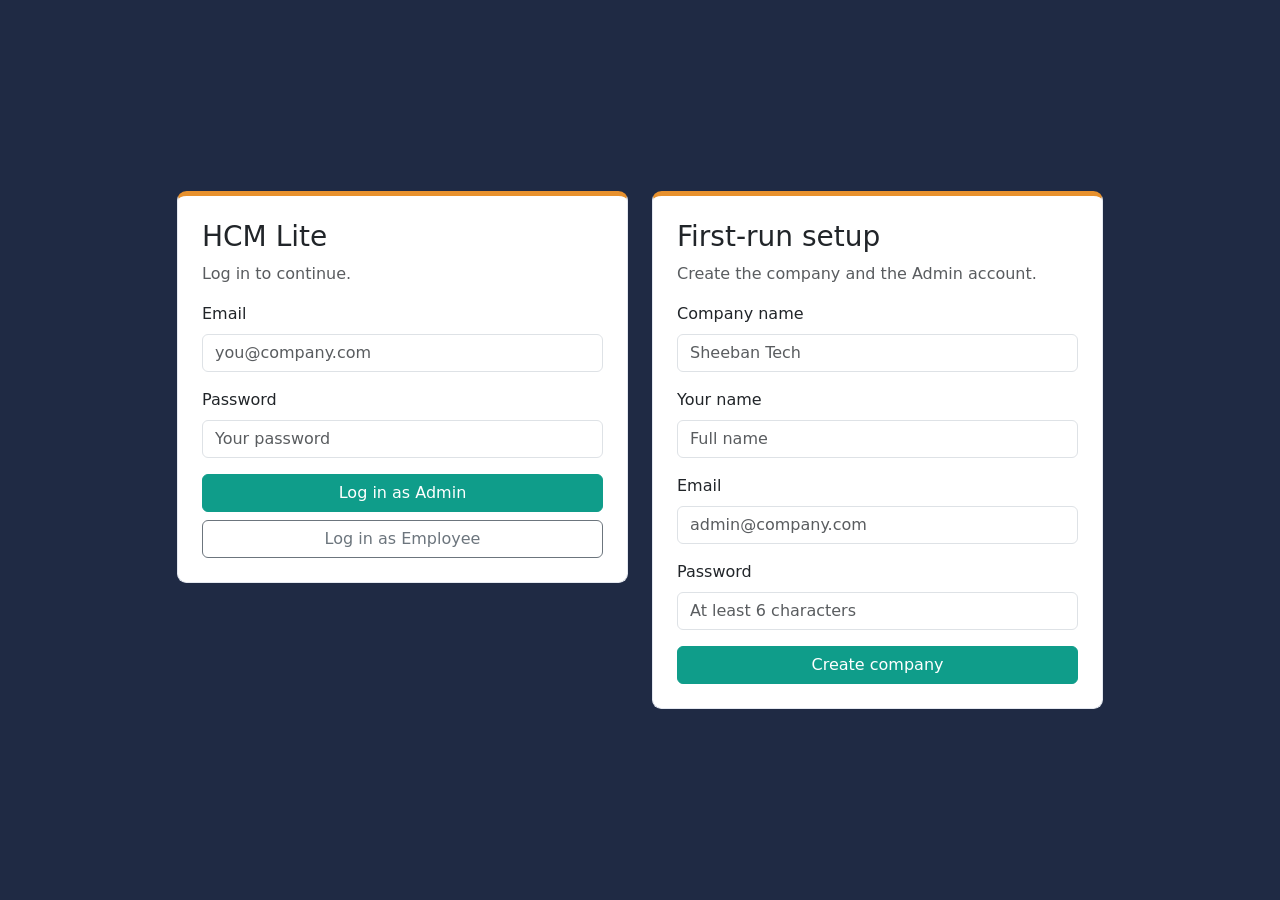
<file: index.html>
<!doctype html>
<html lang="en">

<head>
    <meta charset="utf-8">
    <meta name="viewport" content="width=device-width,initial-scale=1">
    <title>Login | HCM Lite</title>
    <link rel="shortcut icon" href="https://encrypted-tbn0.gstatic.com/images?q=tbn:ANd9GcQId9HOtUkQPRij8PJ0lG8lIy2YFjGHjV7-I3X6byycmQ&s" type="image/x-icon">
    <link href="https://cdn.jsdelivr.net/npm/bootstrap@5.3.3/dist/css/bootstrap.min.css" rel="stylesheet">
    <link href="css/style.css" rel="stylesheet">
</head>

<body class="auth-bg">
    <main class="container">
        <div class="row g-4 justify-content-center">
            <div class="col-md-6 col-lg-5">
                <div class="card auth-card p-4">
                    <h3>HCM Lite</h3>
                    <p class="text-muted">Log in to continue.</p>
                    <div class="mb-3"><label class="form-label">Email</label><input class="form-control" type="email"
                            placeholder="you@company.com"></div>
                    <div class="mb-3"><label class="form-label">Password</label><input class="form-control"
                            type="password" placeholder="Your password"></div>
                    <a class="btn btn-primary w-100 mb-2" href="pages/admin.html">Log in as Admin</a><a
                        class="btn btn-outline-secondary w-100" href="pages/employee.html">Log in as Employee</a>
                </div>
            </div>
            <div class="col-md-6 col-lg-5">
                <div class="card auth-card p-4">
                    <h3>First-run setup</h3>
                    <p class="text-muted">Create the company and the Admin account.</p>
                    <div class="mb-3"><label class="form-label">Company name</label><input class="form-control"
                            type="text" placeholder="Sheeban Tech"></div>
                    <div class="mb-3"><label class="form-label">Your name</label><input class="form-control" type="text"
                            placeholder="Full name"></div>
                    <div class="mb-3"><label class="form-label">Email</label><input class="form-control" type="email"
                            placeholder="admin@company.com"></div>
                    <div class="mb-3"><label class="form-label">Password</label><input class="form-control"
                            type="password" placeholder="At least 6 characters"></div>
                    <a class="btn btn-primary w-100" href="pages/admin.html">Create company</a>
                </div>
            </div>
        </div>
    </main>
</body>

</html>
</file>
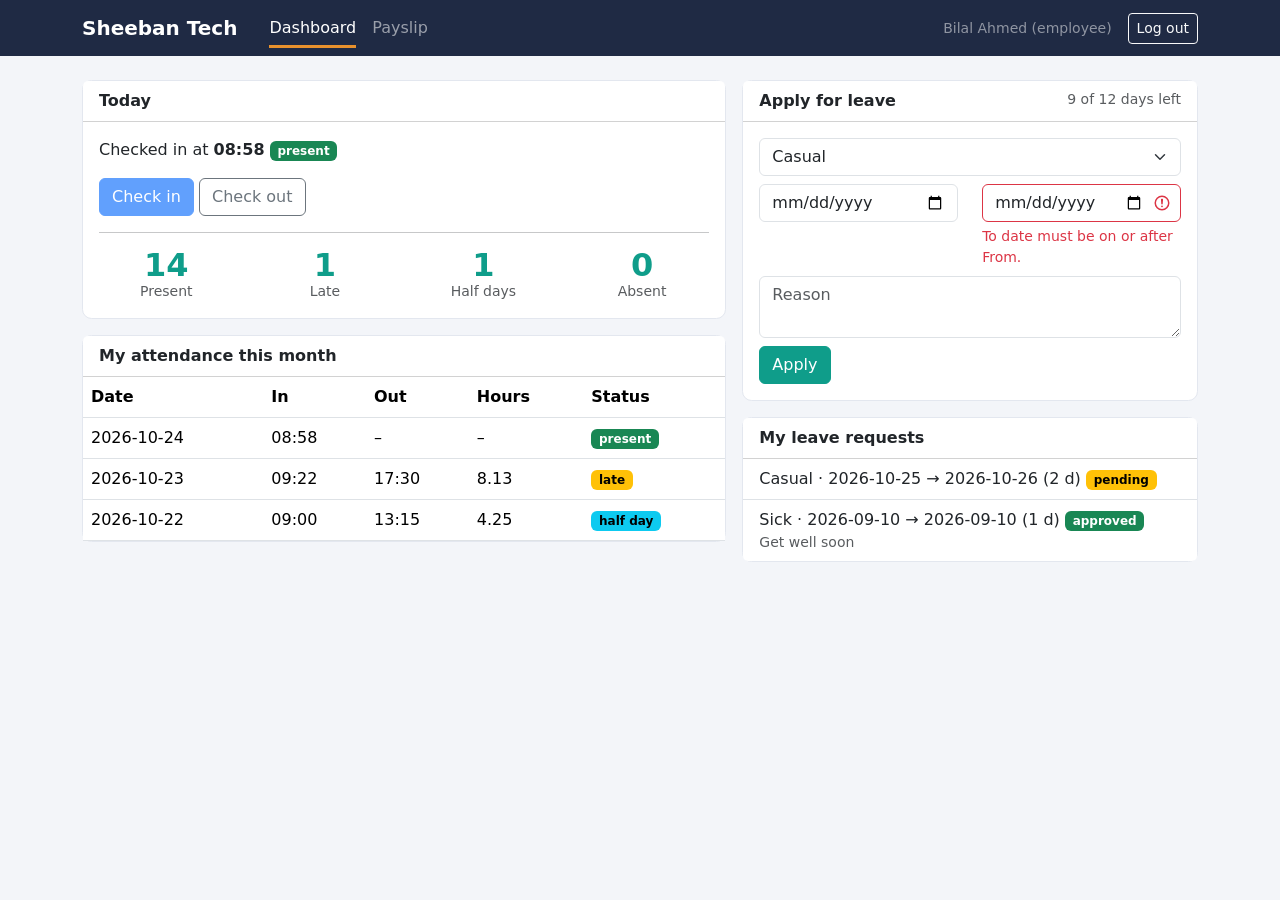
<file: pages/employee.html>
<!doctype html>
<html lang="en">

<head>
    <meta charset="utf-8">
    <meta name="viewport" content="width=device-width,initial-scale=1">
    <title>My dashboard | HCM Lite</title>
    <link rel="shortcut icon" href="https://encrypted-tbn0.gstatic.com/images?q=tbn:ANd9GcQId9HOtUkQPRij8PJ0lG8lIy2YFjGHjV7-I3X6byycmQ&s" type="image/x-icon">

    <link href="https://cdn.jsdelivr.net/npm/bootstrap@5.3.3/dist/css/bootstrap.min.css" rel="stylesheet">
    <link href="../css/style.css" rel="stylesheet">
</head>

<body>
    <nav class="navbar navbar-dark app-nav">
        <div class="container"><span class="navbar-brand fw-bold">Sheeban Tech</span>
            <ul class="navbar-nav flex-row flex-wrap me-auto gap-3">
                <li class="nav-item"><a class="nav-link active" href="employee.html">Dashboard</a></li>
                <li class="nav-item"><a class="nav-link" href="payslip.html">Payslip</a></li>
            </ul><span class="text-white-50 small">Bilal Ahmed (employee)</span><a class="btn btn-sm btn-outline-light"
                href="../index.html">Log out</a>
        </div>
    </nav>
    <main class="container py-4">
        <div class="row g-3">
            <div class="col-lg-7">
                <div class="card mb-3">
                    <div class="card-header">Today</div>
                    <div class="card-body">
                        <p>Checked in at <b>08:58</b> <span class="badge text-bg-success">present</span></p><button
                            class="btn btn-primary" disabled>Check in</button> <button
                            class="btn btn-outline-secondary">Check out</button>
                        <hr>
                        <div class="row text-center">
                            <div class="col-3">
                                <div class="stat-n">14</div>
                                <div class="small text-muted">Present</div>
                            </div>
                            <div class="col-3">
                                <div class="stat-n">1</div>
                                <div class="small text-muted">Late</div>
                            </div>
                            <div class="col-3">
                                <div class="stat-n">1</div>
                                <div class="small text-muted">Half days</div>
                            </div>
                            <div class="col-3">
                                <div class="stat-n">0</div>
                                <div class="small text-muted">Absent</div>
                            </div>
                        </div>
                    </div>
                </div>
                <div class="card">
                    <div class="card-header">My attendance this month</div>
                    <div class="table-responsive">
                        <table class="table mb-0">
                            <thead>
                                <tr>
                                    <th>Date</th>
                                    <th>In</th>
                                    <th>Out</th>
                                    <th>Hours</th>
                                    <th>Status</th>
                                </tr>
                            </thead>
                            <tbody>
                                <tr>
                                    <td>2026-10-24</td>
                                    <td>08:58</td>
                                    <td>–</td>
                                    <td>–</td>
                                    <td><span class="badge text-bg-success">present</span></td>
                                </tr>
                                <tr>
                                    <td>2026-10-23</td>
                                    <td>09:22</td>
                                    <td>17:30</td>
                                    <td>8.13</td>
                                    <td><span class="badge text-bg-warning">late</span></td>
                                </tr>
                                <tr>
                                    <td>2026-10-22</td>
                                    <td>09:00</td>
                                    <td>13:15</td>
                                    <td>4.25</td>
                                    <td><span class="badge text-bg-info">half day</span></td>
                                </tr>
                            </tbody>
                        </table>
                    </div>
                </div>
            </div>
            <div class="col-lg-5">
                <div class="card mb-3">
                    <div class="card-header d-flex justify-content-between">Apply for leave <span
                            class="text-muted small fw-normal">9 of 12 days left</span></div>
                    <div class="card-body">
                        <select class="form-select mb-2">
                            <option>Casual</option>
                            <option>Sick</option>
                            <option>Annual</option>
                        </select>
                        <div class="row">
                            <div class="col-6 mb-2"><input class="form-control" type="date"></div>
                            <div class="col-6 mb-2"><input class="form-control is-invalid" type="date">
                                <div class="invalid-feedback">To date must be on or after From.</div>
                            </div>
                        </div>
                        <textarea class="form-control mb-2" rows="2" placeholder="Reason"></textarea><button
                            class="btn btn-primary">Apply</button>
                    </div>
                </div>
                <div class="card mb-3">
                    <div class="card-header">My leave requests</div>
                    <ul class="list-group list-group-flush">
                        <li class="list-group-item">Casual · 2026-10-25 → 2026-10-26 (2 d) <span
                                class="badge text-bg-warning">pending</span></li>
                        <li class="list-group-item">Sick · 2026-09-10 → 2026-09-10 (1 d) <span
                                class="badge text-bg-success">approved</span>
                            <div class="small text-muted">Get well soon</div>
                        </li>
                    </ul>
                </div>
            </div>
        </div>
    </main>
</body>

</html>
</file>
<file: css/style.css>
:root {
    --navy: #1f2a44;
    --teal: #0f9d8a;
    --amber: #e8912d;
    --bs-primary: #0f9d8a;
    --bs-primary-rgb: 15, 157, 138;
    --bs-link-color: #0b7f70
}

body {
    background: #f3f5f9;
    color: #1f2a44
}

.btn-primary {
    --bs-btn-bg: #0f9d8a;
    --bs-btn-border-color: #0f9d8a;
    --bs-btn-hover-bg: #0c8474;
    --bs-btn-hover-border-color: #0c8474;
    --bs-btn-active-bg: #0a7263;
    --bs-btn-active-border-color: #0a7263
}

.app-nav {
    background: var(--navy)
}

.app-nav .container {
    flex-wrap: wrap;
    gap: .25rem 1rem
}

.app-nav .nav-link.active {
    color: #fff;
    box-shadow: inset 0 -3px 0 var(--amber)
}

.card {
    border: 1px solid #e3e7ef;
    border-radius: .6rem
}

.card-header {
    background: #fff;
    font-weight: 600
}

.stat-n {
    font-size: 2rem;
    font-weight: 700;
    line-height: 1;
    color: var(--teal)
}

.stat.warn .stat-n {
    color: var(--amber)
}

.chat-box {
    height: 200px;
    overflow-y: auto;
    display: flex;
    flex-direction: column;
    gap: .4rem
}

.msg {
    background: #eef1f7;
    padding: .4rem .7rem;
    border-radius: .6rem;
    max-width: 88%;
    font-size: .9rem
}

.msg.mine {
    background: #0C8474;
    color: #fff;
    align-self: flex-end
}

.auth-bg {
    min-height: 100vh;
    display: flex;
    align-items: center;
    background: var(--navy)
}

.auth-card {
    border-top: 5px solid var(--amber)
}

.slip {
    max-width: 640px
}

@media print {
    .app-nav, .no-print {
        display: none !important
    }

    body {
        background: #fff
    }

    .card {
        border: 0
    }
}
</file>
